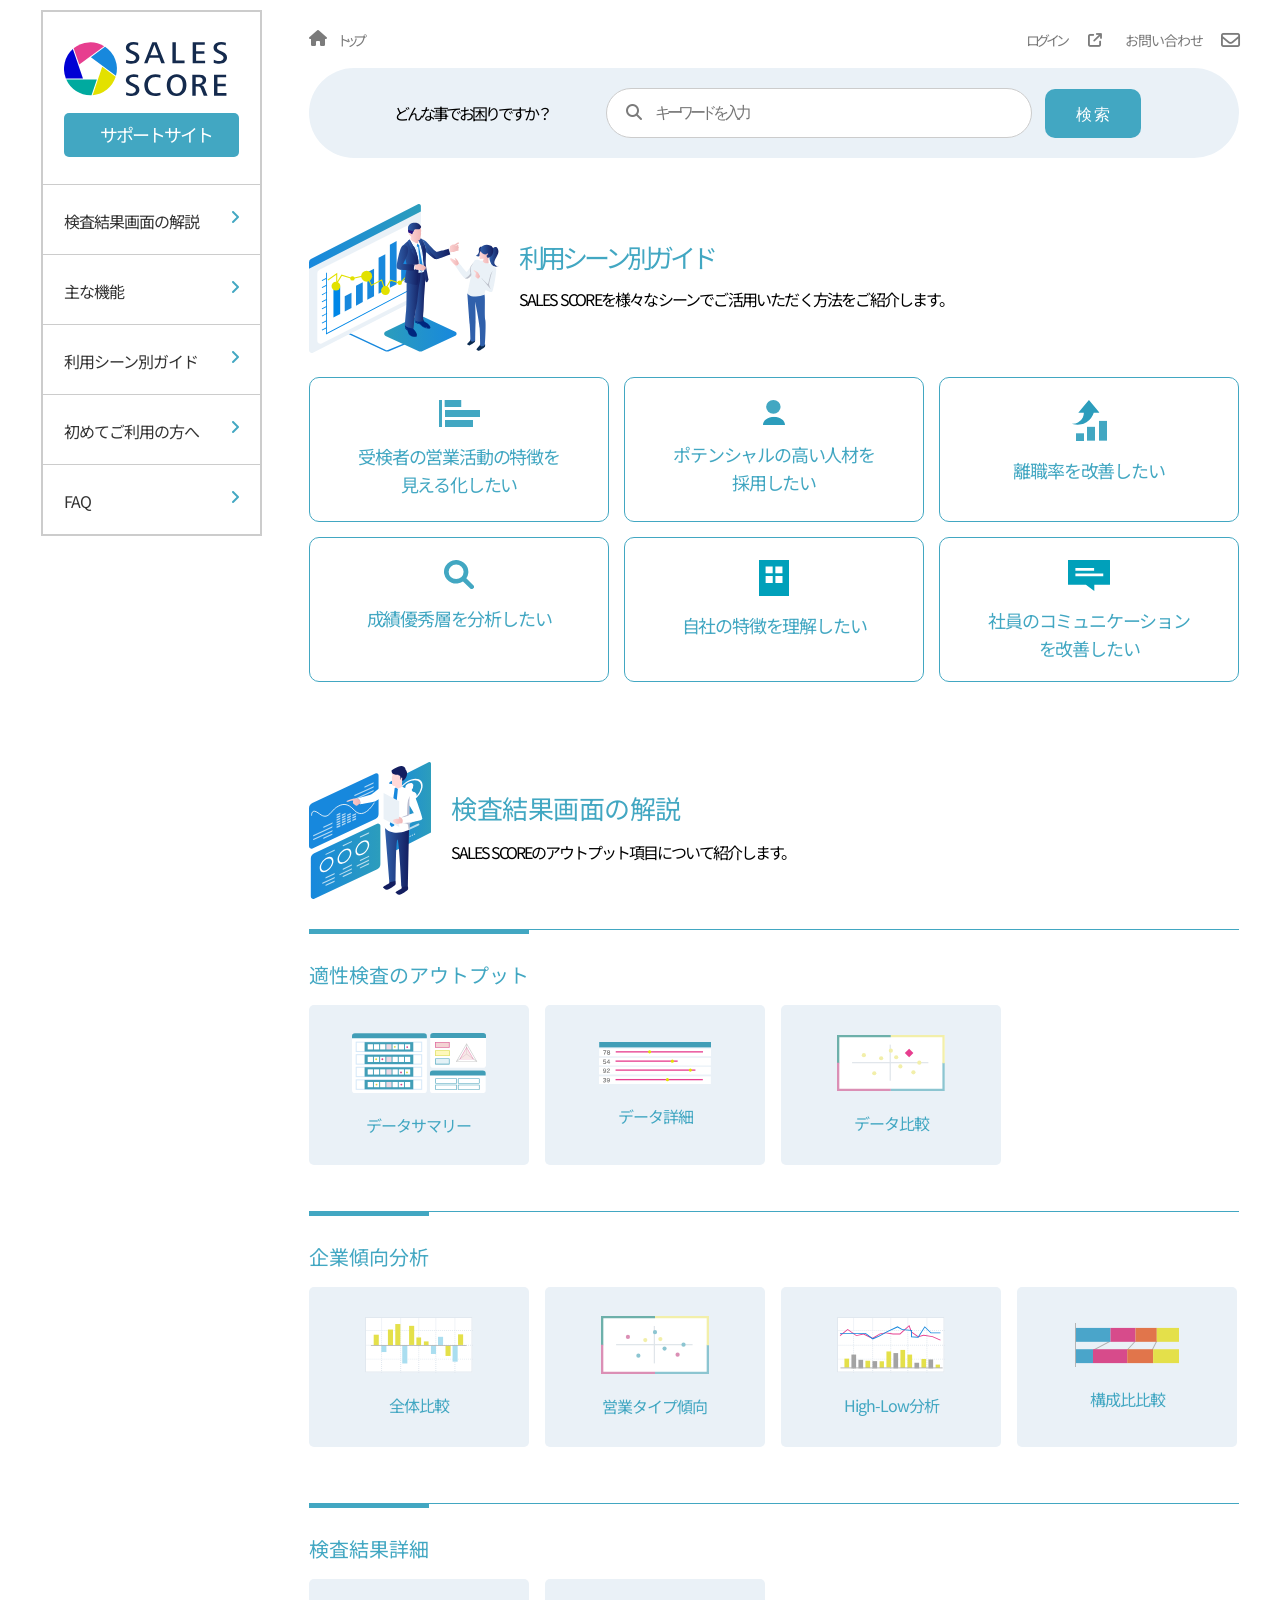
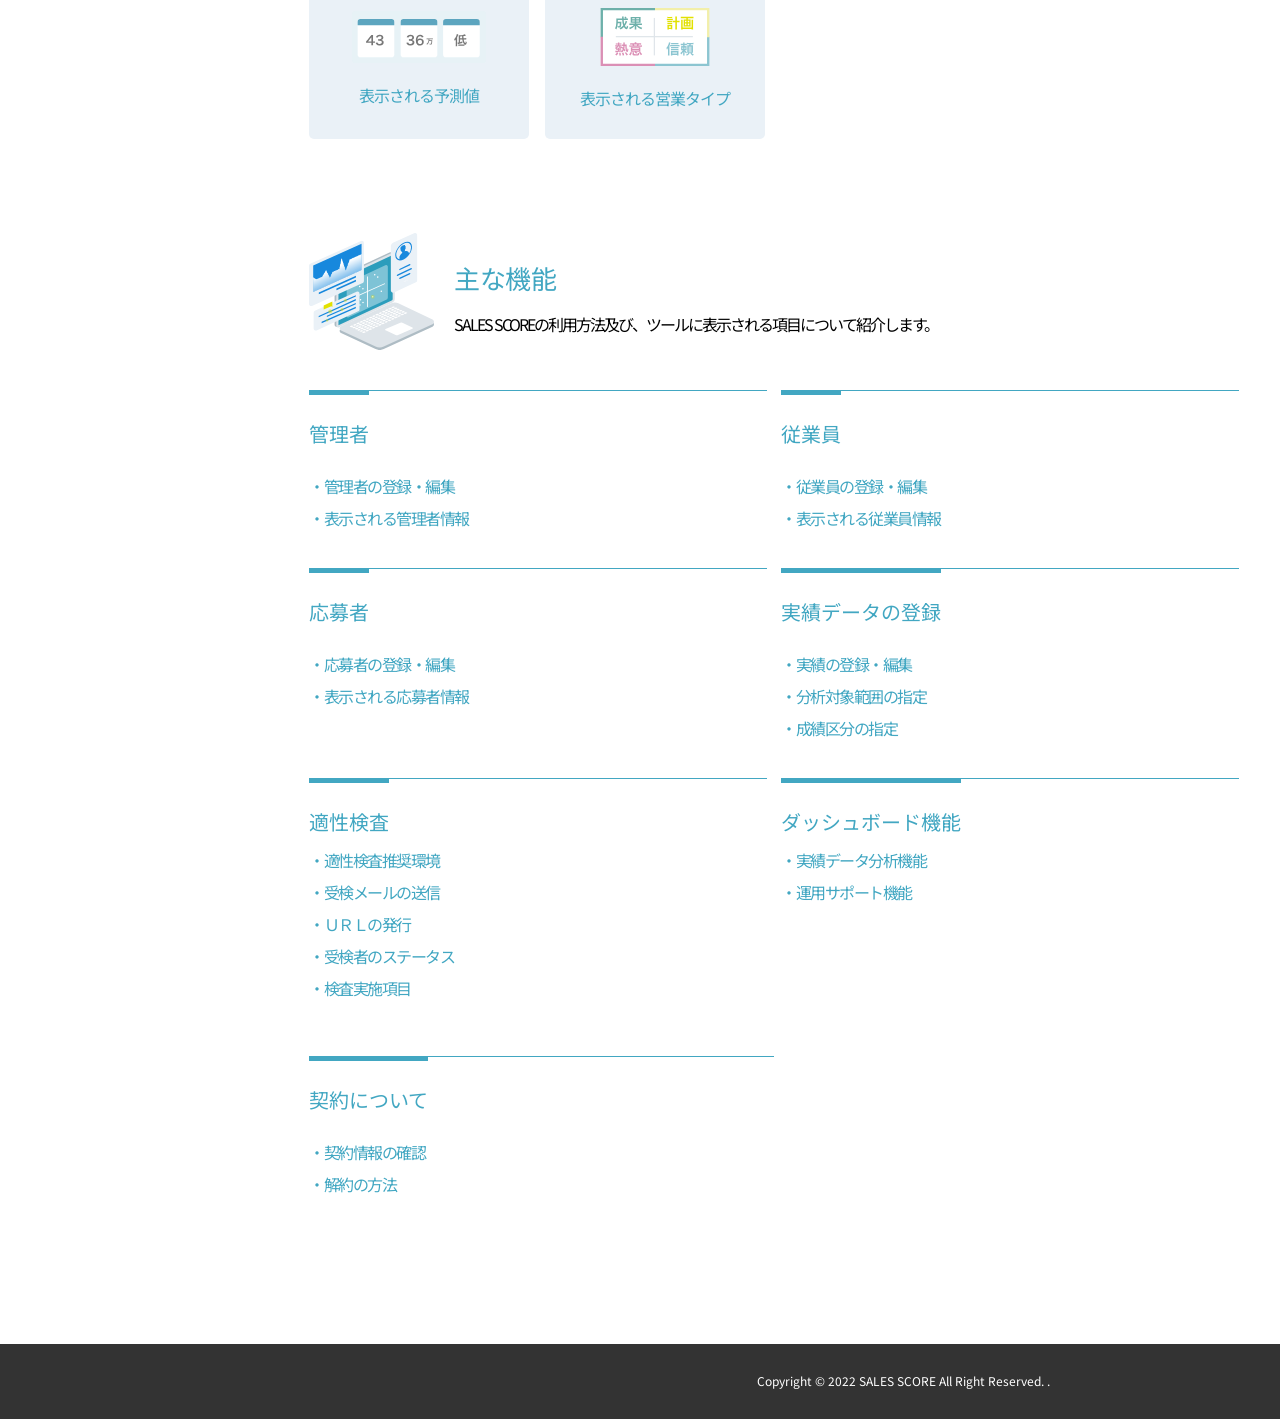
<file: index.html>
<!DOCTYPE html>
<html lang="en">

<head>
    <meta charset="UTF-8">
    <meta http-equiv="X-UA-Compatible" content="IE=edge">
    <meta name="viewport" content="width=device-width, initial-scale=1.0">
    <title>Document</title>

    <!-- Link fonts -->
    <link rel="preconnect" href="https://fonts.googleapis.com">
    <link rel="preconnect" href="https://fonts.gstatic.com" crossorigin>
    <link href="https://fonts.googleapis.com/css2?family=Noto+Sans+JP:wght@400;500;700&display=swap" rel="stylesheet">

    <!-- Link icon -->
    <link rel="stylesheet" href="https://cdnjs.cloudflare.com/ajax/libs/font-awesome/6.4.2/css/all.min.css"
        integrity="sha512-z3gLpd7yknf1YoNbCzqRKc4qyor8gaKU1qmn+CShxbuBusANI9QpRohGBreCFkKxLhei6S9CQXFEbbKuqLg0DA=="
        crossorigin="anonymous" referrerpolicy="no-referrer" />

    <!-- Link css -->
    <link rel="stylesheet" href="./assets/css/base.css">
    <link rel="stylesheet" href="./assets/css/style.css">
    <link rel="stylesheet" href="./assets/css/responsive.css">

</head>

<body>
    <div class="myapp">
        <!-- Navbar mobile -->
        <nav class="nav__mobile">
            <div class="nav__mobile--cover">
                <img src="./assets/img/アートワーク 7.svg" alt="company_logo" class="nav__mobile--logo">
                <div class="nav__mobile--btn" id="menu__btn">
                    <i class="fa-solid fa-bars nav__mobile--menu"></i>
                </div>
            </div>
            <ul class="nav__mobile--list" id="menu__list">
                <li class="nav__mobile--item">
                    <a href="#" class="nav__mobile--link">
                        検査結果画面の解説
                        <i class="fa-sharp fa-solid fa-angle-right nav__mobile--icon"></i>
                    </a>
                </li>
                <li class="nav__mobile--item">
                    <a href="#" class="nav__mobile--link">
                        主な機能
                        <i class="fa-sharp fa-solid fa-angle-right nav__mobile--icon"></i>
                    </a>
                </li>
                <li class="nav__mobile--item">
                    <a href="#" class="nav__mobile--link">
                        利用シーン別ガイド
                        <i class="fa-sharp fa-solid fa-angle-right nav__mobile--icon"></i>
                    </a>
                </li>
                <li class="nav__mobile--item">
                    <a href="#" class="nav__mobile--link">
                        初めてご利用の方へ
                        <i class="fa-sharp fa-solid fa-angle-right nav__mobile--icon"></i>
                    </a>
                </li>
                <li class="nav__mobile--item">
                    <a href="#" class="nav__mobile--link">
                        FAQ
                        <i class="fa-sharp fa-solid fa-angle-right nav__mobile--icon"></i>
                    </a>
                </li>
                <li class="nav__mobile--item">
                    <a href="#" class="nav__mobile--move">サポートサイト</a>
                </li>
            </ul>
        </nav>
        <div class="myapp__cover">
            <!-- Navbar desktop -->
            <div class="myapp__column--left nav__desktop">
                <nav class="navbar">
                    <div class="navbar__cover">
                        <img src="./assets/img/アートワーク 7.svg" alt="company_logo" class="navbar__logo">
                        <a href="#" class="navbar__move">サポートサイト</a>
                    </div>
                    <ul class="navbar__list">
                        <li class="navbar__item">
                            <a href="#" class="navbar__link">
                                検査結果画面の解説
                                <i class="fa-sharp fa-solid fa-angle-right navbar__icon"></i>
                            </a>
                        </li>
                        <li class="navbar__item">
                            <a href="#" class="navbar__link">
                                主な機能
                                <i class="fa-sharp fa-solid fa-angle-right navbar__icon"></i>
                            </a>
                        </li>
                        <li class="navbar__item">
                            <a href="#" class="navbar__link">
                                利用シーン別ガイド
                                <i class="fa-sharp fa-solid fa-angle-right navbar__icon"></i>
                            </a>
                        </li>
                        <li class="navbar__item">
                            <a href="#" class="navbar__link">
                                初めてご利用の方へ
                                <i class="fa-sharp fa-solid fa-angle-right navbar__icon"></i>
                            </a>
                        </li>
                        <li class="navbar__item">
                            <a href="#" class="navbar__link">
                                FAQ
                                <i class="fa-sharp fa-solid fa-angle-right navbar__icon"></i>
                            </a>
                        </li>
                    </ul>
                </nav>
            </div>
            <div class="myapp__column--right">
                <header class="header">
                    <div class="header__cover">
                        <div class="header__left">
                            <a href="#" class="header__home">
                                <i class="fa-solid fa-house header__home--icon"></i>
                                <span class="header__home--text">トップ</span>
                            </a>
                        </div>
                        <div class="header__right">
                            <a href="#" class="header__login">
                                ログイン
                                <i class="fa-solid fa-arrow-up-right-from-square header__login--icon"></i>
                            </a>
                            <a href="#" class="header__mail">
                                お問い合わせ
                                <i class="fa-regular fa-envelope header__mail--icon"></i>
                            </a>
                        </div>
                    </div>
                    <div class="search">
                        <div class="search__cover">
                            <div class="search__lable">どんな事でお困りですか？</div>
                            <div class="search__input--cover">
                                <input type="text" class="search__input" placeholder="キーワードを入力">
                                <a href="#" class="search__action">
                                    <i class="fa-solid fa-magnifying-glass search__icon"></i>
                                </a>
                            </div>
                            <button class="search__btn">検索</button>
                        </div>
                    </div>
                </header>
                <main class="main">
                    <section class="intro">
                        <img src="./assets/img/アートワーク 38.svg" alt="introductions_img" class="intro__image">
                        <div class="intro__content">
                            <h1 class="intro__heading">利用シーン別ガイド</h1>
                            <p class="intro__para">SALES SCOREを様々なシーンでご活用いただく方法をご紹介します。</p>
                        </div>
                    </section>
                    <section class="option">
                        <div class="option__list">
                            <a href="#" class="option__link">
                                <div class="option__content">
                                    <div class="option__img">
                                        <img src="./assets/img/icon_charbar.svg" alt="icon_charbar"
                                            class="option__logo">
                                    </div>
                                    <div class="option__title">
                                        <p class="option__para">
                                            受検者の営業活動の特徴を見える化したい
                                        </p>
                                    </div>
                                </div>
                            </a>
                            <a href="#" class="option__link">
                                <div class="option__content">
                                    <div class="option__img">
                                        <img src="./assets/img/icon_person.svg" alt="icon_person" class="option__logo">
                                    </div>
                                    <div class="option__title">
                                        <p class="option__para">
                                            ポテンシャルの高い人材を採用したい
                                        </p>
                                    </div>
                                </div>
                            </a>
                            <a href="#" class="option__link">
                                <div class="option__content">
                                    <div class="option__img">
                                        <img src="./assets/img/icon_dev.svg" alt="icon_dev" class="option__logo">
                                    </div>
                                    <div class="option__title">
                                        <p class="option__para">
                                            離職率を改善したい
                                        </p>
                                    </div>
                                </div>
                            </a>
                            <a href="#" class="option__link">
                                <div class="option__content">
                                    <div class="option__img">
                                        <img src="./assets/img/icon_search.svg" alt="icon_search" class="option__logo">
                                    </div>
                                    <div class="option__title">
                                        <p class="option__para">
                                            成績優秀層を分析したい
                                        </p>
                                    </div>
                                </div>
                            </a>
                            <a href="#" class="option__link">
                                <div class="option__content">
                                    <div class="option__img">
                                        <img src="./assets/img/icon_window.svg" alt="icon_window" class="option__logo">
                                    </div>
                                    <div class="option__title">
                                        <p class="option__para">
                                            自社の特徴を理解したい
                                        </p>
                                    </div>
                                </div>
                            </a>
                            <a href="#" class="option__link">
                                <div class="option__content">
                                    <div class="option__img">
                                        <img src="./assets/img/icon_comment.svg" alt="icon_comment"
                                            class="option__logo">
                                    </div>
                                    <div class="option__title">
                                        <p class="option__para">
                                            社員のコミュニケーションを改善したい
                                        </p>
                                    </div>
                                </div>
                            </a>
                        </div>
                    </section>
                    <section class="explain">
                        <img src="./assets/img/アートワーク 8.svg" alt="explain_img" class="explain__image">
                        <div class="explain__content">
                            <h1 class="explain__heading">検査結果画面の解説</h1>
                            <p class="explain__para">SALES SCOREのアウトプット項目について紹介します。</p>
                        </div>
                    </section>
                    <section class="chart">
                        <div class="chart__cover">
                            <h3 class="chart__heading">適性検査のアウトプット</h3>
                            <ul class="chart__list">
                                <li class="chart__item">
                                    <a href="#" class="chart__link">
                                        <img src="./assets/img/Group 47503.svg" alt="char_logo" class="chart__logo">
                                        <p class="chart__title">データサマリー</p>
                                    </a>
                                </li>
                                <li class="chart__item">
                                    <a href="#" class="chart__link">
                                        <img src="./assets/img/Group 47547.svg" alt="char_logo" class="chart__logo">
                                        <p class="chart__title">データ詳細</p>
                                    </a>
                                </li>
                                <li class="chart__item">
                                    <a href="#" class="chart__link">
                                        <img src="./assets/img/Group 47550.svg" alt="char_logo" class="chart__logo">
                                        <p class="chart__title">データ比較</p>
                                    </a>
                                </li>
                            </ul>
                        </div>
                        <div class="chart__cover">
                            <h3 class="chart__heading">企業傾向分析</h3>
                            <ul class="chart__list">
                                <li class="chart__item">
                                    <a href="#" class="chart__link">
                                        <img src="./assets/img/Group 47553.svg" alt="char_logo" class="chart__logo">
                                        <p class="chart__title">全体比較</p>
                                    </a>
                                </li>
                                <li class="chart__item">
                                    <a href="#" class="chart__link">
                                        <img src="./assets/img/Group 47556.svg" alt="char_logo" class="chart__logo">
                                        <p class="chart__title">営業タイプ傾向</p>
                                    </a>
                                </li>
                                <li class="chart__item">
                                    <a href="#" class="chart__link">
                                        <img src="./assets/img/Group 47557.svg" alt="char_logo" class="chart__logo">
                                        <p class="chart__title">High-Low分析</p>
                                    </a>
                                </li>
                                <li class="chart__item">
                                    <a href="#" class="chart__link">
                                        <img src="./assets/img/Group 47558.svg" alt="char_logo" class="chart__logo">
                                        <p class="chart__title">構成比比較</p>
                                    </a>
                                </li>
                            </ul>
                        </div>
                        <div class="chart__cover chart__cover--fix">
                            <h3 class="chart__heading">検査結果詳細</h3>
                            <ul class="chart__list">
                                <li class="chart__item">
                                    <a href="#" class="chart__link">
                                        <img src="./assets/img/Group 47564.svg" alt="char_logo" class="chart__logo">
                                        <p class="chart__title">表示される予測値</p>
                                    </a>
                                </li>
                                <li class="chart__item">
                                    <a href="#" class="chart__link">
                                        <img src="./assets/img/Group 47563.svg" alt="char_logo" class="chart__logo">
                                        <p class="chart__title"> 表示される営業タイプ</p>
                                    </a>
                                </li>
                            </ul>
                        </div>
                    </section>
                    <section class="function">
                        <img src="./assets/img/アートワーク 39.svg" alt="function_img" class="function__image">
                        <div class="function__content">
                            <h1 class="function__heading">主な機能</h1>
                            <p class="function__para">SALES SCOREの利用方法及び、ツールに表示される項目について紹介します。</p>
                        </div>
                    </section>
                    <section class="info">
                        <div class="info__row">
                            <div class="info__cover">
                                <h5 class="info__title">管理者</h5>
                                <ul class="info__list">
                                    <li class="info__item">・管理者の登録・編集</li>
                                    <li class="info__item">・表示される管理者情報</li>
                                </ul>
                            </div>
                            <div class="info__cover">
                                <h5 class="info__title">従業員</h5>
                                <ul class="info__list">
                                    <li class="info__item">・従業員の登録・編集</li>
                                    <li class="info__item">・表示される従業員情報</li>
                                </ul>
                            </div>
                        </div>
                        <div class="info__row">
                            <div class="info__cover">
                                <h5 class="info__title">応募者</h5>
                                <ul class="info__list">
                                    <li class="info__item">・応募者の登録・編集</li>
                                    <li class="info__item">・表示される応募者情報</li>
                                </ul>
                            </div>
                            <div class="info__cover">
                                <h5 class="info__title">実績データの登録</h5>
                                <ul class="info__list">
                                    <li class="info__item">・実績の登録・編集</li>
                                    <li class="info__item">・分析対象範囲の指定</li>
                                    <li class="info__item">・成績区分の指定</li>
                                </ul>
                            </div>
                        </div>
                        <div class="info__row">
                            <div class="info__cover">
                                <h5 class="info__title">適性検査</h5>
                                <ul class="info__list info__list--fix">
                                    <li class="info__item">・適性検査推奨環境</li>
                                    <li class="info__item">・受検メールの送信</li>
                                    <li class="info__item">・ＵＲＬの発行</li>
                                    <li class="info__item">・受検者のステータス</li>
                                    <li class="info__item">・検査実施項目</li>
                                </ul>
                            </div>
                            <div class="info__cover">
                                <h5 class="info__title">ダッシュボード機能</h5>
                                <ul class="info__list info__list--fix">
                                    <li class="info__item">・実績データ分析機能</li>
                                    <li class="info__item">・運用サポート機能</li>
                                </ul>
                            </div>
                        </div>
                        <div class="info__row info__row--fix">
                            <div class="info__cover">
                                <h5 class="info__title">契約について</h5>
                                <ul class="info__list">
                                    <li class="info__item">・契約情報の確認</li>
                                    <li class="info__item">・解約の方法</li>
                                </ul>
                            </div>
                        </div>
                    </section>
                </main>
            </div>
        </div>
        <footer class="footer">
            <div class="footer__cover">
                <h6 class="footer__info">Copyright © 2022 SALES SCORE All Right Reserved. .</h6>
            </div>
        </footer>
    </div>
    <!-- link js file -->
    <script src="./assets/js/breadcrumb.js"></script>
</body>

</html>
</file>
<file: assets/css/base.css>
:root {
    --white-color: #ffffff;
    --main-color: #42A7C2;
    --primary-text-color: #333333;
    --icon-color: #7B7B7B;
    --box-color: #EAF1F7;

    --ff-main: 'Noto Sans JP', sans-serif;

    --fw-regular: 400;
    --fw-medium: 500;
    --fw-bold: 700;

    --fs-12: 12px;
    --fs-14: 14px;
    --fs-16: 16px;
    --fs-18: 18px;
    --fs-20: 20px;
    --fs-26: 26px;

    --max-w: 1920px;
}

/* Reset CSS */

*, *::before, *::after {
  box-sizing: border-box;
  margin: 0;
  padding: 0;
}

button, input, select, textarea {
  border: none;
  background: none;
}

body {
  font-family: var(--ff-main);
}

ul, ol {
  list-style: none;
}

a {
  text-decoration: none;
}

a, button {
  cursor: pointer;
}
</file>
<file: assets/css/style.css>
.body {
    display: flex;
    font-size: var(--fs-16);
    font-weight: var(--fw-regular);
}

/* Set layout */
.myapp {
    margin: auto;
    display: flex;
    flex-wrap: wrap;
    max-width: var(--max-w);
}

.myapp__cover {
    gap: 268px;
    margin: auto;
    display: flex;
    flex-wrap: wrap;
    padding-top: 10px;
    flex-direction: row;
}

/* navbar------------------------------------------------------------------- */

.navbar {
    position: fixed;
    border: 2px solid #ccc;
}

.navbar__cover {
    gap: 17px;
    display: flex;
    flex-direction: column;
    padding: 30px 21px 27px 21px;
}

.navbar__logo {
    width: 163.32px;
    height: 54.11px;
}

.navbar__move {
    width: 175px;
    border-radius: 5px;
    text-align: center;
    letter-spacing: -2px;
    font-size: var(--fs-18);
    padding: 8px 0px 10px 8px;
    color: var(--white-color);
    background-color: var(--main-color);
}

.navbar__list {
    width: 100%;
}

.navbar__item {
    letter-spacing: -1px;
    padding: 24px 0px 21px 0px;
    border-top: 1px solid #ccc;
}

.navbar__link {
    width: 100%;
    display: flex;
    padding: 0px 21px;
    flex-direction: row;
    justify-content: space-between;
    color: var(--primary-text-color);
}

.navbar__icon {
    width: 9px;
    height: 13.87px;
    color: var(--main-color);
}

.nav__mobile{
    width: 100%;
    display: none !important;
}

.nav__mobile--cover {
    display: flex;
    z-index: 1000;
    padding: 12px 24px;
    position: relative;
    align-items: center;
    justify-content: space-between;
    background-color: var(--main-color);
}

.nav__mobile--btn {
    cursor: pointer;
}

.nav__mobile--menu {
    font-size: 42px;
}

.nav__mobile--list {
    left: 0;
    right: 0;
    top: 78px;
    z-index: 2;
    padding: 20px;
    position: absolute;
    background-color: #93c2cf;
    transform: translateY(-140%);
    transition: transform linear 0.4s;
}

.nav__mobile--list.show {
    transform: translateY(-0%) !important;
}

.nav__mobile--item {
    font-size: 18px;
    padding: 12px 30px;
}


.nav__mobile--link {
    display: flex;
    align-items: center;
    color: var(--primary-text-color);
}

.nav__mobile--link:hover {
    color: var(--white-color);
}

.nav__mobile--move {
    padding: 12px;
    border-radius: 10px;
    color: var(--white-color);
    background-color: var(--main-color);
}

.nav__mobile--icon {
    font-size: 16px;
    padding-left: 12px;
    color: var(--primary-text-color);
}

.myapp__column--right {
    width: 930px;
}

/* header------------------------------------------------------------------- */

.header {
    margin-top: 20px;
}

.header__cover {
    display: flex;
    justify-content: space-between;
}

.header__home {
    gap: 10.1px;
    display: flex;
    color: var(--icon-color);
}

.header__home--icon {
    width: 17.87px;
    height: 15.89px;
}

.header__home--text {
    letter-spacing: -6px;
    font-size: var(--fs-14);
}


.header__right {
    gap: 27px;
    display: flex;
}

.header__login {
    gap: 22px;
    display: flex;
    align-items: center;
    letter-spacing: -4px;
    font-size: var(--fs-14);
    color: var(--icon-color);
}

.header__login--icon {
    font-size: 14px;
}

.header__mail {
    gap: 18px;
    display: flex;
    align-items: center;
    letter-spacing: -1px;
    font-size: var(--fs-14);
    color: var(--icon-color);
}

.header__mail--icon {
    font-size: 19px;
}

.search {
    margin-top: 18px;
}

.search__cover {
    display: flex;
    flex-wrap: wrap;
    align-items: center;
    border-radius: 50px;
    padding: 20px 85px 20px 85px;
    background-color: var(--box-color);
}

.search__lable {
    padding-right: 56px;
    letter-spacing: -3px;
    font-size: var(--fs-16);
}

.search__input--cover {
    position: relative;
}

.search__input {
    width: 426px;
    height: 50px;
    outline: none;
    padding-left: 48px;
    border-radius: 50px;
    font-size: var(--fs-16);
    border: 1px solid #ccc;
    background-color: var(--white-color);
}

.search__input::placeholder {
    padding: 15px 0 14px 0;
    letter-spacing: -4.4px;
    font-size: var(--fs-16);
}

.search__action {
    color: var(--icon-color) !important;
}

.search__icon {
    left: 20px;
    top: 15.7px;
    bottom: 16px;
    position: absolute;
}

.search__btn {
    margin-left: 13px;
    text-align: center;
    border-radius: 10px;
    letter-spacing: 1.5px;
    font-size: var(--fs-16);
    color: var(--white-color);
    padding: 16px 30px 12px 31px;
    background-color: var(--main-color);
}

/* main-intro------------------------------------------------------------------- */

.intro {
    gap: 20px;
    display: flex;
    flex-wrap: wrap;
    margin-top: 46px;
    align-items: center;
}

.intro__content {
    line-height: 42px;
}

.intro__heading {
    letter-spacing: -4.2px;
    font-size: var(--fs-26);
    color: var(--main-color);
    font-weight: var(--fw-regular);
}

.intro__para {
    letter-spacing: -1.8px;
}

/* main-options------------------------------------------------------------------- */
.option {
    margin-top: 24px;
}

.option__list {
    gap: 15px;
    display: flex;
    flex-wrap: wrap;
    flex-direction: row;
    justify-content: center;
}

.option__link {
    width: 300px;
    height: 145px;
    border-radius: 10px;
    padding: 22px 48px 26px 48px;
    border: 1px solid var(--main-color);
}

.option__link:hover {
    background-color: rgb(211, 238, 248);
}

.option__content {
    gap: 15px;
    display: flex;
    flex-direction: column;
}

.option__img {
    display: flex;
    justify-content: center;
}

.option__para {
    line-height: 28px;
    text-align: center;
    letter-spacing: -1.2px;
    font-size: var(--fs-18);
    color: var(--main-color);
}

/* main-explain------------------------------------------------------------------- */

.explain {
    gap: 20px;
    display: flex;
    flex-wrap: wrap;
    margin-top: 80px;
    align-items: center;
}

.explain__content {
    line-height: 44px;
}

.explain__heading {
    letter-spacing: -0.5px;
    font-size: var(--fs-26);
    color: var(--main-color);
    font-weight: var(--fw-regular);
}

.explain__para {
    letter-spacing: -2px;
    font-weight: var(--fw-regular);
}

/* main-chart------------------------------------------------------------------- */

.chart {
    margin-top: 30px;
}

.chart__cover {
    position: relative;
    border-top: 1px solid var(--main-color);
}

.chart__cover--fix {
    margin-top: 10px;
}

.chart__heading {
    width: fit-content;
    padding: 26px 0 16px 0;
    font-size: var(--fs-20);
    color: var(--main-color);
    font-weight: var(--fw-regular);
    border-top: 4px solid var(--main-color);
}

.chart__list {
    gap: 16px;
    display: flex;
    flex-wrap: wrap;
    flex-direction: row;
}

.chart__item {
    width: 220px;
    height: 160px;
    display: flex;
    border-radius: 5px;
    margin-bottom: 46px;
    align-items: center;
    justify-content: center;
    background-color: var(--box-color);
}

.chart__link {
    gap: 20px;
    width: 100%;
    height: 100%;
    display: flex;
    flex-wrap: wrap;
    align-content: center;
    flex-direction: column;
    justify-content: center;
}

.chart__title {
    text-align: center;
    letter-spacing: -1px;
    color: var(--main-color);
}

/* main-function------------------------------------------------------------------- */

.function {
    gap: 20px;
    display: flex;
    margin-top: 48px;
    align-items: center;
}

.function__content {
    margin-top: 18px;
    line-height: 34px;
}

.function__heading {
    letter-spacing: -0.5px;
    font-size: var(--fs-26);
    color: var(--main-color);
    font-weight: var(--fw-regular);
}

.function__para {
    padding-top: 12px;
    letter-spacing: -2px;
    font-weight: var(--fw-regular);
}

/* main-info------------------------------------------------------------------- */

.info {
    margin-top: 40px;
}

.info__row {
    gap: 14px;
    display: flex;
    flex-direction: row;
}

.info__row--fix {
    margin-top: 18px;
}

.info__cover {
    width: 50%;
    position: relative;
    margin-bottom: 34px;
    color: var(--main-color);
    border-top: 1px solid var(--main-color);
}

.info__title {
    width: fit-content;
    padding: 24px 0 22px 0;
    font-size: var(--fs-20);
    font-weight: var(--fw-regular);
    border-top: 4px solid var(--main-color);
}

.info__list {
  line-height: 32px;
}

.info__list--fix {
    margin-top: -14px;
}

.info__item {
   letter-spacing: -1.5px;
}

/* footer------------------------------------------------------------------- */

.footer {
    width: 100%;
    margin-top: 110px;
    background-color: var(--primary-text-color);
}

.footer__cover {
    display: flex;
    justify-content: flex-end;
}

.footer__info {
    font-size: var(--fs-12);
    color: var(--white-color);
    padding: 28px 230px 30px 0px;
    font-weight: var(--fw-regular);
}
</file>
<file: assets/css/responsive.css>
@media screen and (max-width: 1250px) {
    .myapp__cover {
        display: flex;
        flex-direction: column;
        padding-top: 0;
    }

    .nav__desktop {
        display: none !important;
    }

    .nav__mobile {
        display: block !important;
    }

    .myapp__column--right {
        width: auto;
        padding: 0 20px;
    }

    .search__cover {
        justify-content: space-around;
        gap: 12px;
    }

    .search__lable {
        padding: 0;
    }

    .search__input {
        width: 100%;
    }

    .chart__list {
        justify-content: center;
    }

    .chart__cover  {
        margin-top: 30px;
    }

    .chart__item {
        margin-bottom: 0px;
    }

    .explain {
        margin-top: 48px;
    }

    .footer__info {
        padding-right: 20px;
    }
}

@media screen and (max-width: 770px) {

    .search__input--cover {
        width: 100%;
    }

}

@media screen and (max-width: 420px) {
    .search__cover {
        padding: 12px;
    }

    .info__row {
        flex-wrap: wrap;
    }

    .info__cover {
        width: 100%;
    }
}
</file>
